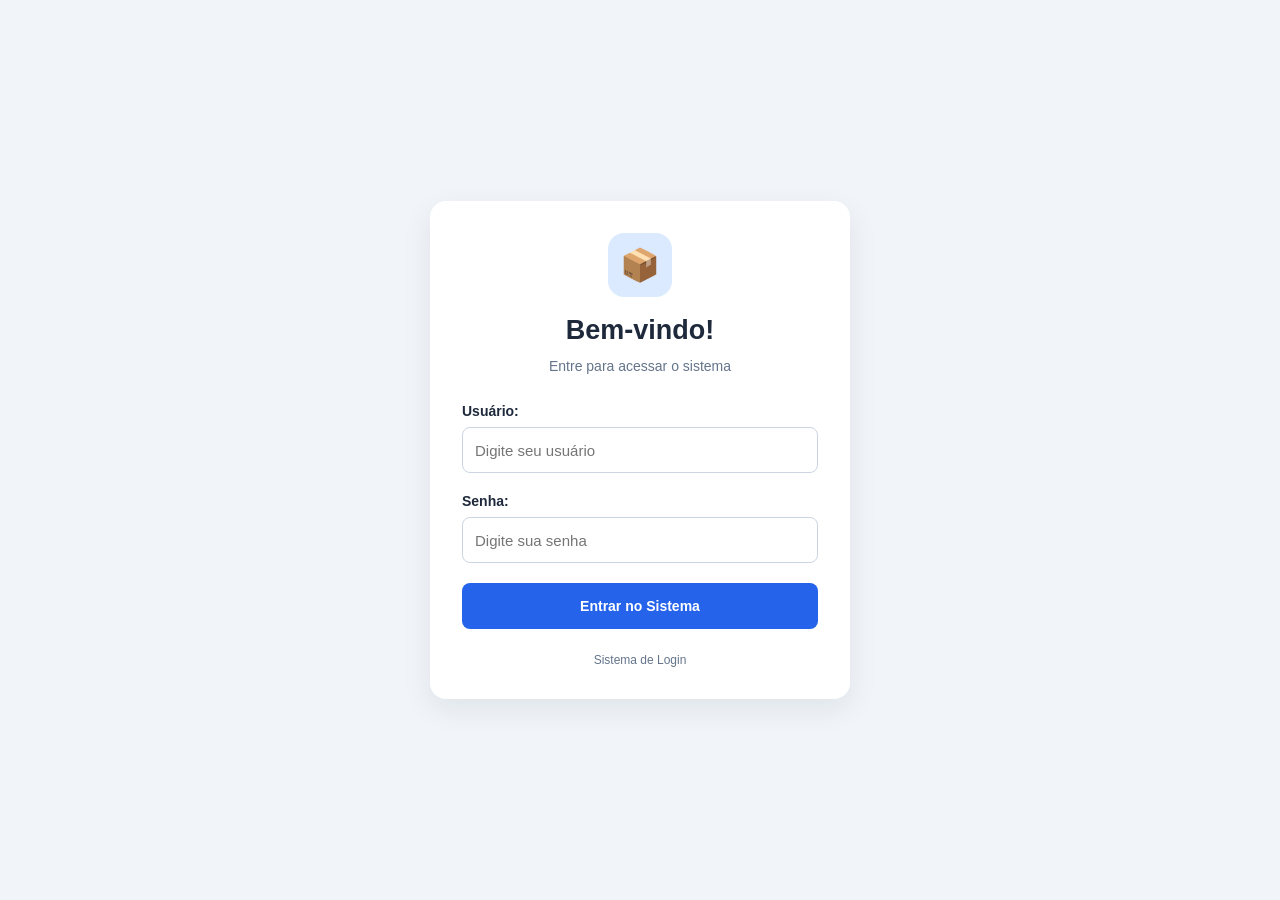
<file: index.html>
<!DOCTYPE html>
<html lang="pt-BR">
<head>
    <meta charset="UTF-8">
    <meta name="viewport" content="width=device-width, initial-scale=1.0">
    <title>Login | Sistema</title>
    <link rel="stylesheet" href="style.css">
</head>
<body class="login-page">

    <main class="login-container">
        <div class="logo">📦</div>

        <h1>Bem-vindo!</h1>
        <p class="subtitulo">Entre para acessar o sistema</p>

        <form id="formLogin">
            <div class="campo">
                <label for="usuario">Usuário:</label>
                <input type="text" id="usuario"
                    placeholder="Digite seu usuário" required>
            </div>

            <div class="campo">
                <label for="senha">Senha:</label>
                <input type="password" id="senha"
                    placeholder="Digite sua senha" required>
            </div>

            <p id="mensagemErro" class="mensagem-erro"></p>

            <button type="submit" class="botao-principal">
                Entrar no Sistema
            </button>
        </form>

        <p class="rodape">Sistema de Login</p>
    </main>

    <script src="login.js"></script>
</body>
</html>
</file>
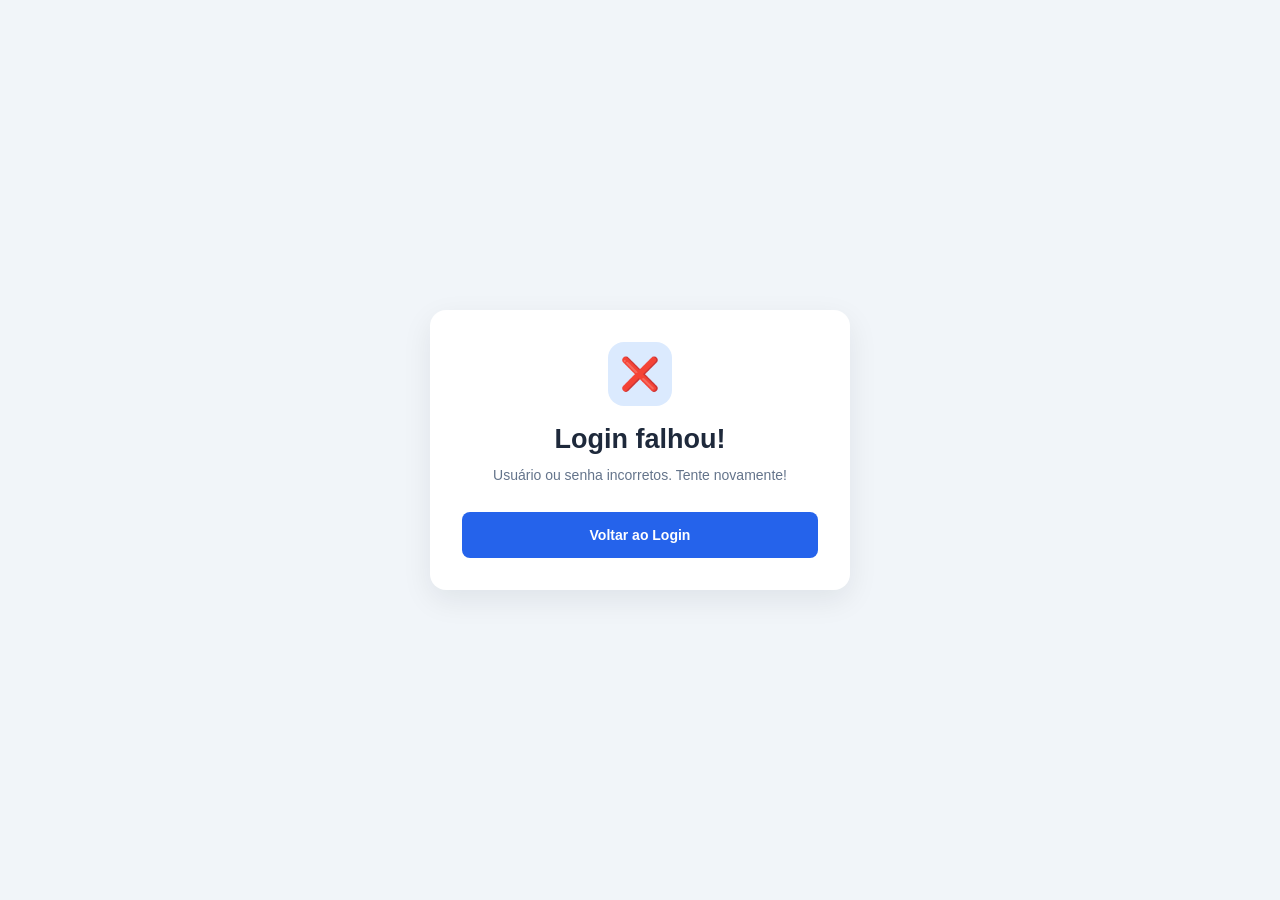
<file: erro.html>
<!DOCTYPE html>
<html lang="pt-BR">
<head>
    <meta charset="UTF-8">
    <meta name="viewport" content="width=device-width, initial-scale=1.0">
    <title>Falhou!</title>
    <link rel="stylesheet" href="style.css">
</head>
<body>

    <main class="login-container">
        <div class="logo">❌</div>

        <h1>Login falhou!</h1>

        <p class="subtitulo">
            Usuário ou senha incorretos. Tente novamente!
        </p>

        <button class="botao-principal"
            onclick="window.location.href='index.html'">
            Voltar ao Login
        </button>
    </main>

</body>
</html>
</file>
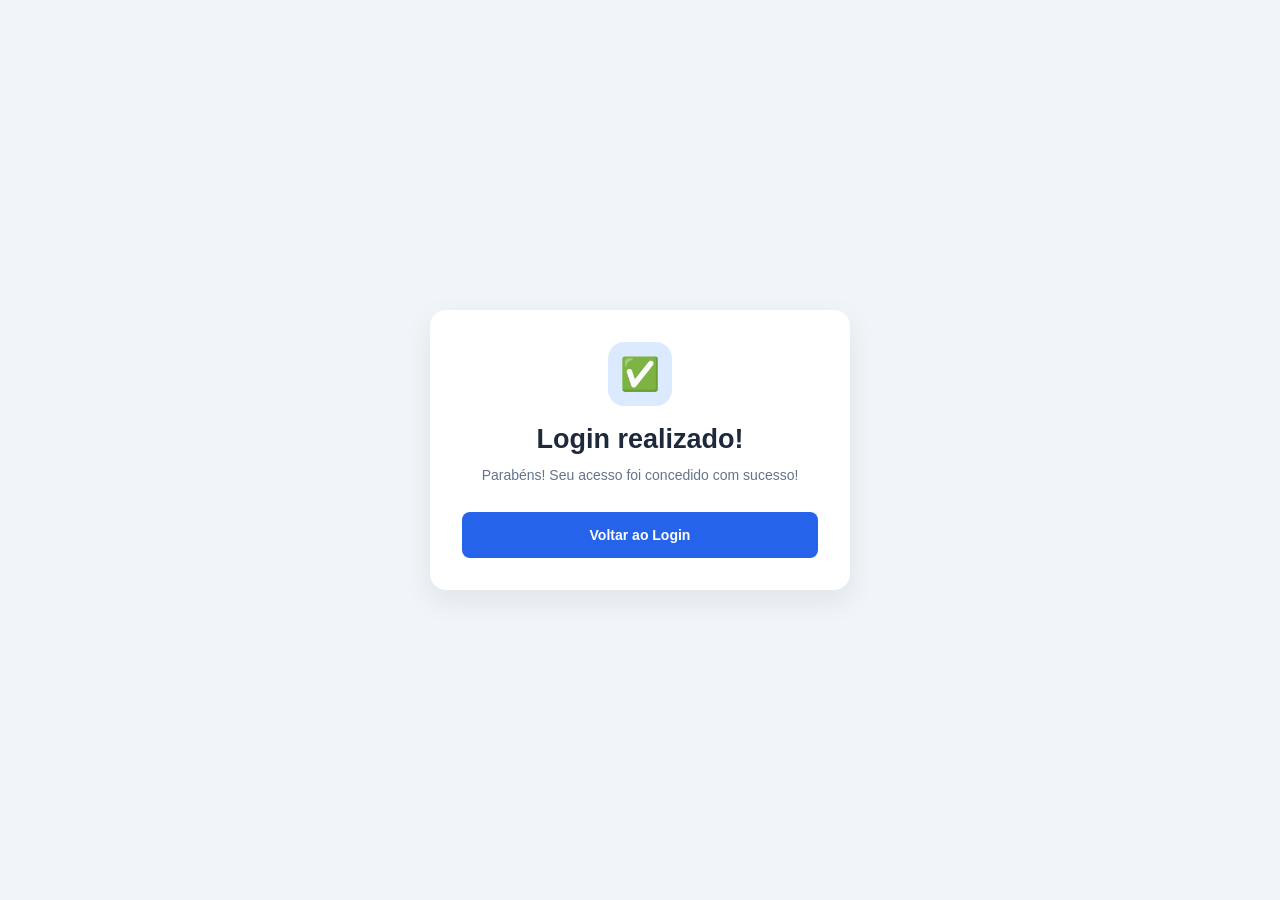
<file: sucesso.html>
<!DOCTYPE html>
<html lang="pt-BR">
<head>
    <meta charset="UTF-8">
    <meta name="viewport" content="width=device-width, initial-scale=1.0">
    <title>Sucesso!</title>
    <link rel="stylesheet" href="style.css">
</head>
<body>

    <main class="login-container">
        <div class="logo">✅</div>

        <h1>Login realizado!</h1>

        <p class="subtitulo">
            Parabéns! Seu acesso foi concedido com sucesso!
        </p>

        <button class="botao-principal"
            onclick="window.location.href='index.html'">
            Voltar ao Login
        </button>
    </main>

</body>
</html>
</file>
<file: style.css>
* {
    box-sizing: border-box;
}

:root {
    --primaria: #2563eb;
    --primaria-hover: #1d4ed8;
    --fundo: #f1f5f9;
    --texto: #1e293b;
    --cinza: #64748b;
    --borda: #cbd5e1;
    --branco: #ffffff;
}

body {
    margin: 0;
    min-height: 100vh;
    padding: 24px;
    font-family: Arial, Helvetica, sans-serif;
    background: var(--fundo);
    color: var(--texto);
    display: flex;
    justify-content: center;
    align-items: center;
}

.login-container {
    width: 100%;
    max-width: 420px;
    background: var(--branco);
    padding: 32px;
    border-radius: 16px;
    box-shadow: 0 10px 30px rgba(15, 23, 42, 0.08);
}

.logo {
    width: 64px;
    height: 64px;
    margin: 0 auto 18px;
    border-radius: 16px;
    background: #dbeafe;
    display: flex;
    align-items: center;
    justify-content: center;
    font-size: 32px;
}

h1 {
    margin: 0 0 10px;
    font-size: 27px;
    text-align: center;
}

.subtitulo {
    color: var(--cinza);
    font-size: 14px;
    line-height: 1.5;
    margin: 0 0 26px;
    text-align: center;
}

.campo {
    display: flex;
    flex-direction: column;
    gap: 8px;
    margin-bottom: 20px;
}

.campo label {
    font-size: 14px;
    font-weight: 600;
}

input {
    width: 100%;
    min-height: 46px;
    padding: 12px;
    font-family: inherit;
    font-size: 15px;
    color: var(--texto);
    background: var(--branco);
    border: 1px solid var(--borda);
    border-radius: 8px;
    outline: none;
    transition: border-color 0.2s, box-shadow 0.2s;
}

input:focus {
    border-color: var(--primaria);
    box-shadow: 0 0 0 3px rgba(37, 99, 235, 0.12);
}

.botao-principal {
    width: 100%;
    min-height: 46px;
    padding: 12px 18px;
    border: none;
    border-radius: 8px;
    font-size: 14px;
    font-weight: 600;
    cursor: pointer;
    transition: background 0.2s;
    background: var(--primaria);
    color: white;
}

.botao-principal:hover {
    background: var(--primaria-hover);
}

.rodape {
    margin: 24px 0 0;
    color: var(--cinza);
    text-align: center;
    font-size: 12px;
}

.mensagem-erro {
    color: #dc2626;
    font-size: 14px;
    margin: 0 0 16px;
}

@media (max-width: 480px) {
    body {
        padding: 14px;
    }

    .login-container {
        padding: 22px 18px;
    }
}
</file>
